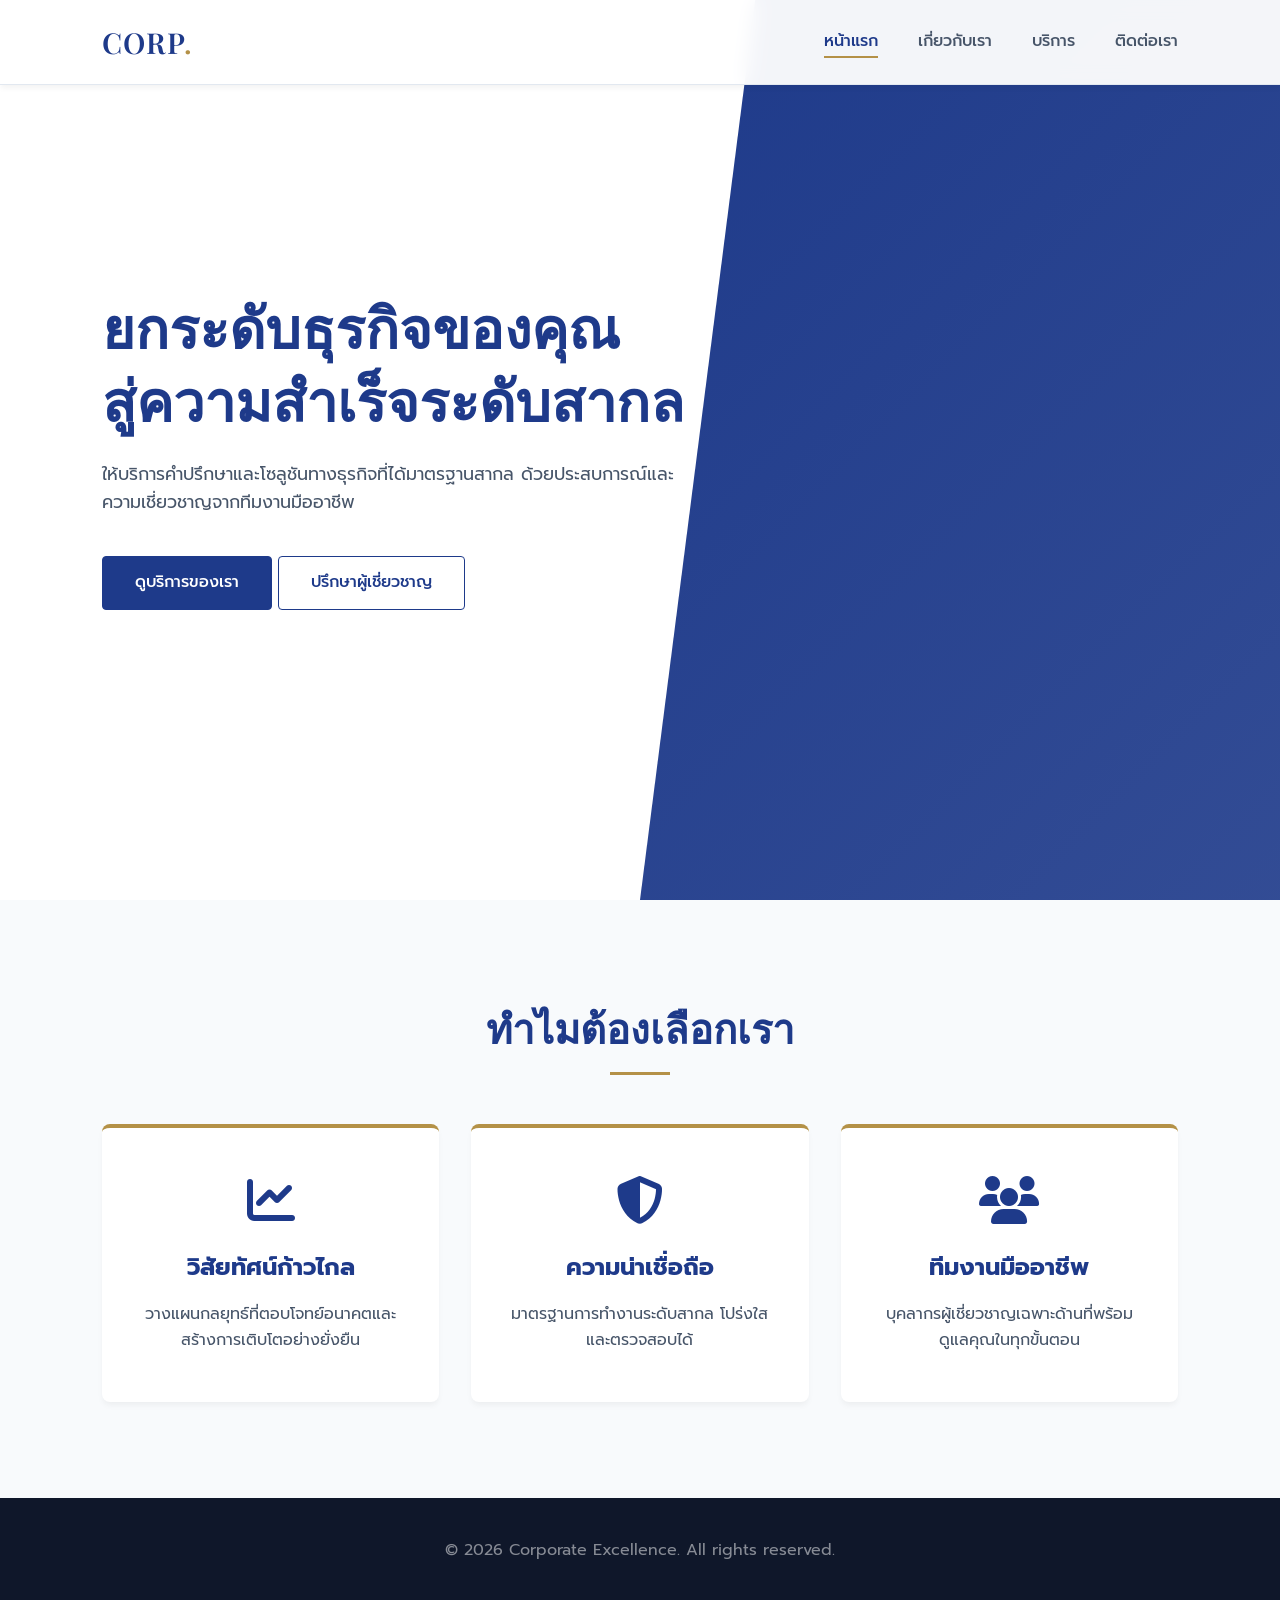
<file: index.html>
<!DOCTYPE html>
<html lang="th">
<head>
    <meta charset="UTF-8">
    <meta name="viewport" content="width=device-width, initial-scale=1.0">
    <title>หน้าแรก | Corporate Excellence</title>
    <link rel="stylesheet" href="style.css">
    <link href="https://fonts.googleapis.com/css2?family=Playfair+Display:wght@400;600&family=Prompt:wght@300;400;500;600&display=swap" rel="stylesheet">
    <link rel="stylesheet" href="https://cdnjs.cloudflare.com/ajax/libs/font-awesome/6.4.0/css/all.min.css">
</head>
<body>
    <nav class="navbar">
        <a href="index.html" class="logo">CORP<span>.</span></a>
        <ul class="nav-links">
            <li><a href="index.html" class="active">หน้าแรก</a></li>
            <li><a href="about.html">เกี่ยวกับเรา</a></li>
            <li><a href="services.html">บริการ</a></li>
            <li><a href="contact.html">ติดต่อเรา</a></li>
        </ul>
    </nav>

    <header class="hero">
        <div class="hero-content reveal">
            <h1 class="serif">ยกระดับธุรกิจของคุณ<br>สู่ความสำเร็จระดับสากล</h1>
            <p>ให้บริการคำปรึกษาและโซลูชันทางธุรกิจที่ได้มาตรฐานสากล ด้วยประสบการณ์และความเชี่ยวชาญจากทีมงานมืออาชีพ</p>
            <a href="services.html" class="btn btn-primary">ดูบริการของเรา</a>
            <a href="contact.html" class="btn btn-outline">ปรึกษาผู้เชี่ยวชาญ</a>
        </div>
        <div class="hero-bg"></div>
    </header>

    <section class="features">
        <h2 class="section-title reveal serif">ทำไมต้องเลือกเรา</h2>
        <div class="grid-3">
            <div class="card reveal" style="transition-delay: 0.1s">
                <i class="fas fa-chart-line card-icon"></i>
                <h3>วิสัยทัศน์ก้าวไกล</h3>
                <p>วางแผนกลยุทธ์ที่ตอบโจทย์อนาคตและสร้างการเติบโตอย่างยั่งยืน</p>
            </div>
            <div class="card reveal" style="transition-delay: 0.2s">
                <i class="fas fa-shield-alt card-icon"></i>
                <h3>ความน่าเชื่อถือ</h3>
                <p>มาตรฐานการทำงานระดับสากล โปร่งใส และตรวจสอบได้</p>
            </div>
            <div class="card reveal" style="transition-delay: 0.3s">
                <i class="fas fa-users card-icon"></i>
                <h3>ทีมงานมืออาชีพ</h3>
                <p>บุคลากรผู้เชี่ยวชาญเฉพาะด้านที่พร้อมดูแลคุณในทุกขั้นตอน</p>
            </div>
        </div>
    </section>

    <footer>
        <p>&copy; 2026 Corporate Excellence. All rights reserved.</p>
    </footer>

    <script src="script.js"></script>
</body>
</html>
</file>
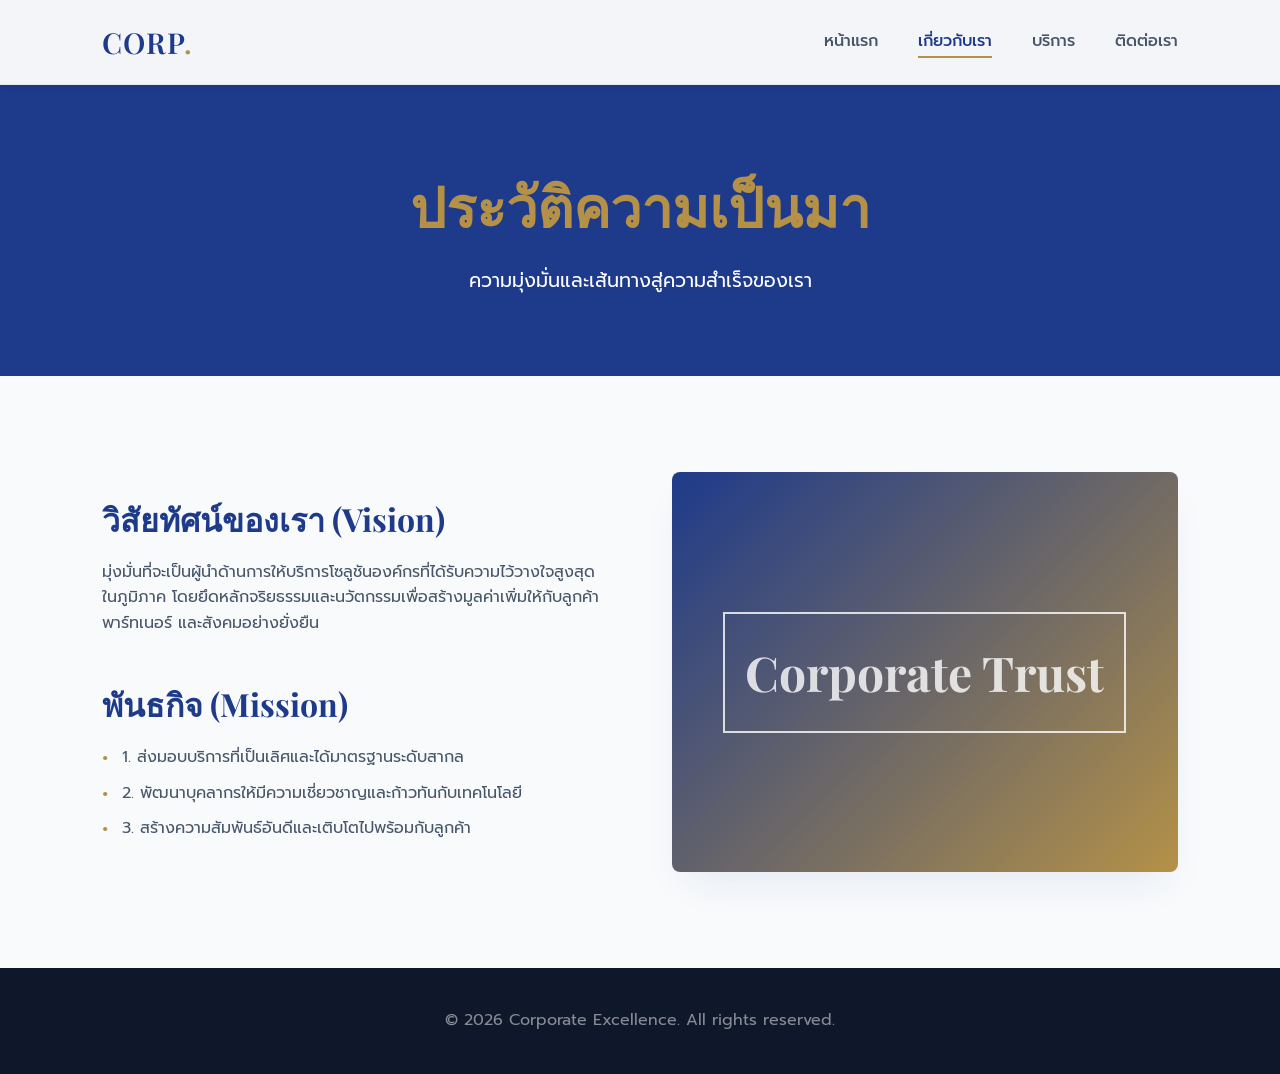
<file: about.html>
<!DOCTYPE html>
<html lang="th">
<head>
    <meta charset="UTF-8">
    <meta name="viewport" content="width=device-width, initial-scale=1.0">
    <title>เกี่ยวกับเรา | Corporate Excellence</title>
    <link rel="stylesheet" href="style.css">
    <link href="https://fonts.googleapis.com/css2?family=Playfair+Display:wght@400;600&family=Prompt:wght@300;400;500;600&display=swap" rel="stylesheet">
</head>
<body>
    <nav class="navbar">
        <a href="index.html" class="logo">CORP<span>.</span></a>
        <ul class="nav-links">
            <li><a href="index.html">หน้าแรก</a></li>
            <li><a href="about.html" class="active">เกี่ยวกับเรา</a></li>
            <li><a href="services.html">บริการ</a></li>
            <li><a href="contact.html">ติดต่อเรา</a></li>
        </ul>
    </nav>

    <header class="page-header">
        <h1 class="reveal serif">ประวัติความเป็นมา</h1>
        <p class="reveal">ความมุ่งมั่นและเส้นทางสู่ความสำเร็จของเรา</p>
    </header>

    <section class="content-section">
        <div class="split-layout">
            <div class="text-content reveal">
                <h2 class="serif">วิสัยทัศน์ของเรา (Vision)</h2>
                <p>มุ่งมั่นที่จะเป็นผู้นำด้านการให้บริการโซลูชันองค์กรที่ได้รับความไว้วางใจสูงสุดในภูมิภาค โดยยึดหลักจริยธรรมและนวัตกรรมเพื่อสร้างมูลค่าเพิ่มให้กับลูกค้า พาร์ทเนอร์ และสังคมอย่างยั่งยืน</p>
                <br>
                <h2 class="serif">พันธกิจ (Mission)</h2>
                <ul>
                    <li>1. ส่งมอบบริการที่เป็นเลิศและได้มาตรฐานระดับสากล</li>
                    <li>2. พัฒนาบุคลากรให้มีความเชี่ยวชาญและก้าวทันกับเทคโนโลยี</li>
                    <li>3. สร้างความสัมพันธ์อันดีและเติบโตไปพร้อมกับลูกค้า</li>
                </ul>
            </div>
            <div class="image-content reveal" style="transition-delay: 0.2s">
                <div class="img-placeholder">
                    <h2>Corporate Trust</h2>
                </div>
            </div>
        </div>
    </section>

    <footer>
        <p>&copy; 2026 Corporate Excellence. All rights reserved.</p>
    </footer>

    <script src="script.js"></script>
</body>
</html>
</file>
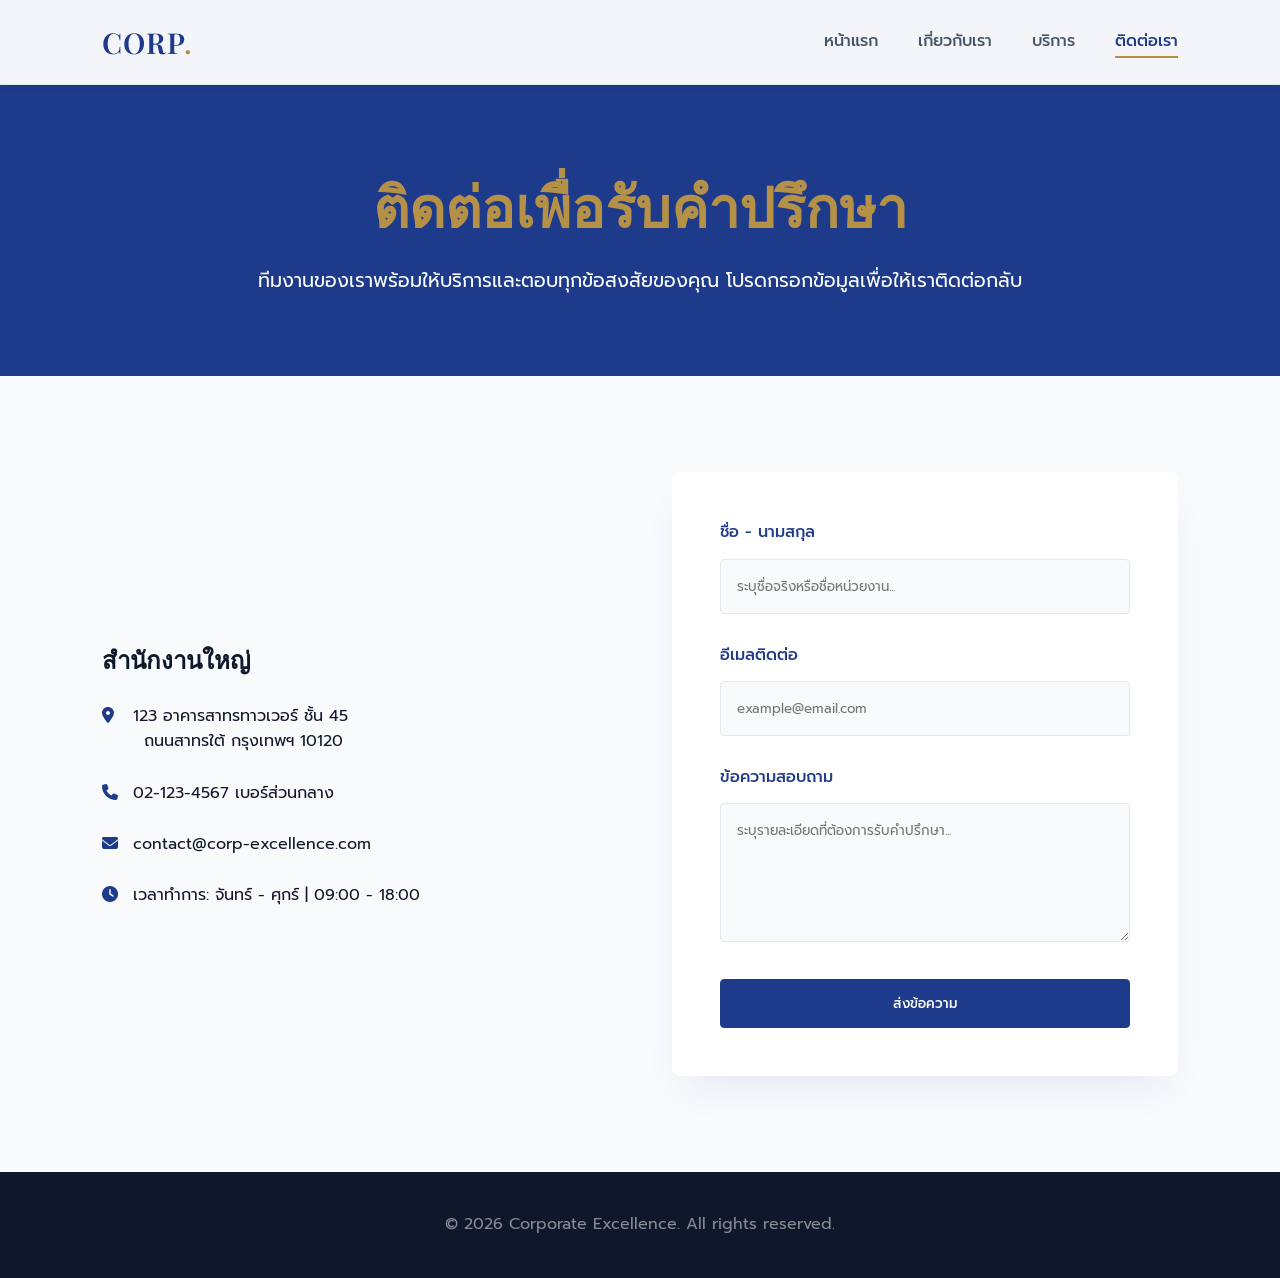
<file: contact.html>
<!DOCTYPE html>
<html lang="th">
<head>
    <meta charset="UTF-8">
    <meta name="viewport" content="width=device-width, initial-scale=1.0">
    <title>ติดต่อเรา | Corporate Excellence</title>
    <link rel="stylesheet" href="style.css">
    <link href="https://fonts.googleapis.com/css2?family=Playfair+Display:wght@400;600&family=Prompt:wght@300;400;500;600&display=swap" rel="stylesheet">
    <link rel="stylesheet" href="https://cdnjs.cloudflare.com/ajax/libs/font-awesome/6.4.0/css/all.min.css">
</head>
<body>
    <nav class="navbar">
        <a href="index.html" class="logo">CORP<span>.</span></a>
        <ul class="nav-links">
            <li><a href="index.html">หน้าแรก</a></li>
            <li><a href="about.html">เกี่ยวกับเรา</a></li>
            <li><a href="services.html">บริการ</a></li>
            <li><a href="contact.html" class="active">ติดต่อเรา</a></li>
        </ul>
    </nav>

    <header class="page-header">
        <h1 class="reveal serif">ติดต่อเพื่อรับคำปรึกษา</h1>
        <p class="reveal">ทีมงานของเราพร้อมให้บริการและตอบทุกข้อสงสัยของคุณ โปรดกรอกข้อมูลเพื่อให้เราติดต่อกลับ</p>
    </header>

    <section class="contact-section">
        <div class="split-layout">
            <div class="contact-info reveal">
                <h2 class="serif">สำนักงานใหญ่</h2>
                <br>
                <p><i class="fas fa-map-marker-alt" style="color: var(--accent); width: 25px;"></i> 123 อาคารสาทรทาวเวอร์ ชั้น 45 <br> &nbsp;&nbsp;&nbsp;&nbsp;&nbsp;&nbsp;&nbsp;ถนนสาทรใต้ กรุงเทพฯ 10120</p>
                <br>
                <p><i class="fas fa-phone" style="color: var(--accent); width: 25px;"></i> 02-123-4567 เบอร์ส่วนกลาง</p>
                <br>
                <p><i class="fas fa-envelope" style="color: var(--accent); width: 25px;"></i> contact@corp-excellence.com</p>
                <br>
                <p><i class="fas fa-clock" style="color: var(--accent); width: 25px;"></i> เวลาทำการ: จันทร์ - ศุกร์ | 09:00 - 18:00</p>
            </div>
            <form class="contact-form reveal" style="transition-delay: 0.2s" onsubmit="event.preventDefault(); alert('ส่งข้อความสำเร็จ ขอบคุณที่ติดต่อเรา ทีมงานจะรีบตอบกลับครับ');">
                <div class="form-group">
                    <label>ชื่อ - นามสกุล</label>
                    <input type="text" placeholder="ระบุชื่อจริงหรือชื่อหน่วยงาน..." required>
                </div>
                <div class="form-group">
                    <label>อีเมลติดต่อ</label>
                    <input type="email" placeholder="example@email.com" required>
                </div>
                <div class="form-group">
                    <label>ข้อความสอบถาม</label>
                    <textarea rows="5" placeholder="ระบุรายละเอียดที่ต้องการรับคำปรึกษา..." required></textarea>
                </div>
                <button type="submit" class="btn btn-primary w-100">ส่งข้อความ</button>
            </form>
        </div>
    </section>

    <footer>
        <p>&copy; 2026 Corporate Excellence. All rights reserved.</p>
    </footer>

    <script src="script.js"></script>
</body>
</html>
</file>
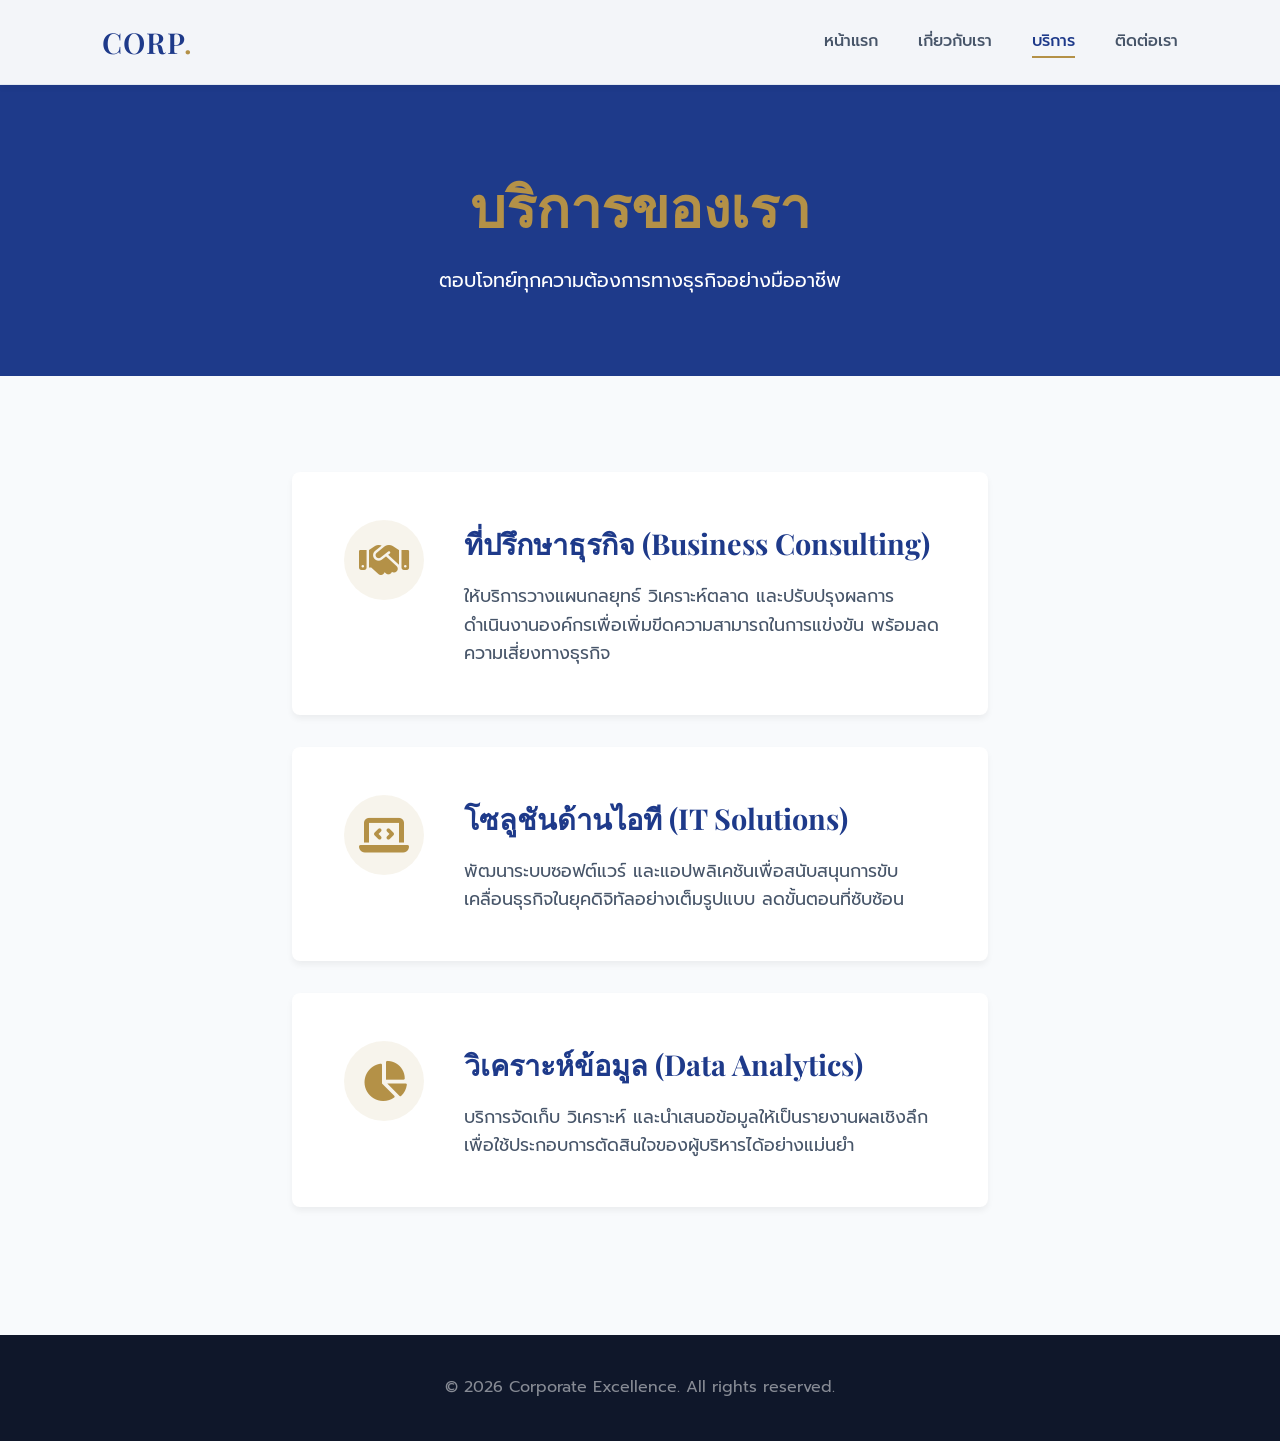
<file: services.html>
<!DOCTYPE html>
<html lang="th">
<head>
    <meta charset="UTF-8">
    <meta name="viewport" content="width=device-width, initial-scale=1.0">
    <title>บริการ | Corporate Excellence</title>
    <link rel="stylesheet" href="style.css">
    <link href="https://fonts.googleapis.com/css2?family=Playfair+Display:wght@400;600&family=Prompt:wght@300;400;500;600&display=swap" rel="stylesheet">
    <link rel="stylesheet" href="https://cdnjs.cloudflare.com/ajax/libs/font-awesome/6.4.0/css/all.min.css">
</head>
<body>
    <nav class="navbar">
        <a href="index.html" class="logo">CORP<span>.</span></a>
        <ul class="nav-links">
            <li><a href="index.html">หน้าแรก</a></li>
            <li><a href="about.html">เกี่ยวกับเรา</a></li>
            <li><a href="services.html" class="active">บริการ</a></li>
            <li><a href="contact.html">ติดต่อเรา</a></li>
        </ul>
    </nav>

    <header class="page-header">
        <h1 class="reveal serif">บริการของเรา</h1>
        <p class="reveal">ตอบโจทย์ทุกความต้องการทางธุรกิจอย่างมืออาชีพ</p>
    </header>

    <section class="services-list">
        <div class="service-item reveal">
            <div class="service-icon"><i class="fas fa-handshake"></i></div>
            <div class="service-text">
                <h3 class="serif">ที่ปรึกษาธุรกิจ (Business Consulting)</h3>
                <p>ให้บริการวางแผนกลยุทธ์ วิเคราะห์ตลาด และปรับปรุงผลการดำเนินงานองค์กรเพื่อเพิ่มขีดความสามารถในการแข่งขัน พร้อมลดความเสี่ยงทางธุรกิจ</p>
            </div>
        </div>
        <div class="service-item reveal" style="transition-delay: 0.1s">
            <div class="service-icon"><i class="fas fa-laptop-code"></i></div>
            <div class="service-text">
                <h3 class="serif">โซลูชันด้านไอที (IT Solutions)</h3>
                <p>พัฒนาระบบซอฟต์แวร์ และแอปพลิเคชันเพื่อสนับสนุนการขับเคลื่อนธุรกิจในยุคดิจิทัลอย่างเต็มรูปแบบ ลดขั้นตอนที่ซับซ้อน</p>
            </div>
        </div>
        <div class="service-item reveal" style="transition-delay: 0.2s">
            <div class="service-icon"><i class="fas fa-chart-pie"></i></div>
            <div class="service-text">
                <h3 class="serif">วิเคราะห์ข้อมูล (Data Analytics)</h3>
                <p>บริการจัดเก็บ วิเคราะห์ และนำเสนอข้อมูลให้เป็นรายงานผลเชิงลึก เพื่อใช้ประกอบการตัดสินใจของผู้บริหารได้อย่างแม่นยำ</p>
            </div>
        </div>
    </section>

    <footer>
        <p>&copy; 2026 Corporate Excellence. All rights reserved.</p>
    </footer>

    <script src="script.js"></script>
</body>
</html>
</file>
<file: style.css>
:root {
    --bg-primary: #f8fafc;
    --bg-secondary: #ffffff;
    --text-main: #0f172a;
    --text-muted: #475569;
    --accent: #1e3a8a; /* Deep formal blue */
    --accent-gold: #b49147; /* Elegant gold */
    --border: #e2e8f0;
    --shadow: 0 20px 40px -15px rgba(30, 58, 138, 0.1);
}

* {
    margin: 0; padding: 0; box-sizing: border-box;
}

body {
    font-family: 'Prompt', sans-serif;
    background-color: var(--bg-primary);
    color: var(--text-main);
    line-height: 1.6;
    overflow-x: hidden;
    opacity: 0; /* Important for fade-in effect */
    transition: opacity 0.8s ease;
}

body.loaded {
    opacity: 1;
}

.serif {
    font-family: 'Playfair Display', serif;
}

/* Navbar */
.navbar {
    position: fixed;
    top: 0; width: 100%;
    background: rgba(255, 255, 255, 0.95);
    backdrop-filter: blur(10px);
    border-bottom: 1px solid var(--border);
    z-index: 1000;
    padding: 1.2rem 8%;
    display: flex; justify-content: space-between; align-items: center;
    box-shadow: 0 4px 6px -1px rgba(0, 0, 0, 0.05);
    transition: all 0.3s ease;
}

.logo {
    font-size: 1.8rem; font-weight: 600; color: var(--accent);
    text-decoration: none; font-family: 'Playfair Display', serif;
    letter-spacing: 1px;
}
.logo span { color: var(--accent-gold); }

.nav-links { display: flex; gap: 2.5rem; list-style: none; }
.nav-links a {
    text-decoration: none; color: var(--text-muted); font-weight: 500;
    position: relative; padding-bottom: 5px; transition: 0.3s;
}
.nav-links a::after {
    content: ''; position: absolute; width: 0; height: 2px;
    bottom: 0; left: 0; background-color: var(--accent-gold); transition: 0.3s;
}
.nav-links a:hover, .nav-links a.active { color: var(--accent); }
.nav-links a:hover::after, .nav-links a.active::after { width: 100%; }

/* Buttons */
.btn {
    padding: 0.8rem 2rem; border-radius: 4px; text-decoration: none;
    font-weight: 500; display: inline-block; transition: all 0.3s ease;
    cursor: pointer; font-family: 'Prompt', sans-serif;
    border: none;
}
.btn-primary { background: var(--accent); color: white; border: 1px solid var(--accent); }
.btn-primary:hover { background: var(--accent-gold); border-color: var(--accent-gold); transform: translateY(-3px); box-shadow: var(--shadow); }
.btn-outline { background: transparent; color: var(--accent); border: 1px solid var(--accent); }
.btn-outline:hover { background: var(--accent); color: white; transform: translateY(-3px); }
.w-100 { width: 100%; text-align: center; }

/* Hero Section */
.hero {
    height: 100vh;
    display: flex; align-items: center; padding: 0 8%;
    position: relative; background: var(--bg-secondary); overflow: hidden;
}
.hero-bg {
    position: absolute; right: -10%; top: 0; width: 60%; height: 100%;
    background: linear-gradient(135deg, var(--accent) 0%, rgba(30,58,138,0.9) 100%);
    clip-path: polygon(15% 0, 100% 0, 100% 100%, 0% 100%);
    z-index: 1;
}
.hero-content {
    max-width: 600px; z-index: 2; position: relative;
}
.hero-content h1 {
    font-size: 3.5rem; line-height: 1.3; color: var(--accent); margin-bottom: 1.5rem;
}
.hero-content p {
    font-size: 1.1rem; color: var(--text-muted); margin-bottom: 2.5rem;
}

/* Page Headers (For subpages) */
.page-header {
    background: var(--accent); padding: 10rem 8% 5rem;
    color: white; text-align: center;
    background-image: linear-gradient(135deg, rgba(30,58,138,0.95), rgba(30,58,138,0.85)), url('https://images.unsplash.com/photo-1486406146926-c627a92ad1ab?q=80&w=2670&auto=format&fit=crop');
    background-size: cover; background-position: center; background-attachment: fixed;
}
.page-header h1 { font-size: 3.5rem; color: var(--accent-gold); margin-bottom: 1rem; }
.page-header p { font-size: 1.2rem; opacity: 0.9; }

/* General Sections */
section { padding: 6rem 8%; }
.section-title { text-align: center; font-size: 2.5rem; margin-bottom: 4rem; color: var(--accent); position: relative;}
.section-title::after {
    content: ''; position: absolute; bottom: -15px; left: 50%; transform: translateX(-50%);
    width: 60px; height: 3px; background: var(--accent-gold);
}

.grid-3 { display: grid; grid-template-columns: repeat(auto-fit, minmax(300px, 1fr)); gap: 2rem; }

/* Grid Cards */
.card {
    background: var(--bg-secondary); padding: 3rem 2rem; border-radius: 8px;
    box-shadow: 0 4px 6px -1px rgba(0,0,0,0.05); text-align: center;
    border-top: 4px solid var(--accent-gold); transition: all 0.4s ease;
    cursor: default;
}
.card:hover { transform: translateY(-10px); box-shadow: var(--shadow); }
.card-icon { font-size: 3rem; color: var(--accent); margin-bottom: 1.5rem; }
.card h3 { margin-bottom: 1rem; color: var(--accent); font-size: 1.5rem;}
.card p { color: var(--text-muted); }

/* Layouts */
.split-layout {
    display: grid; grid-template-columns: 1fr 1fr; gap: 4rem; align-items: center;
}
.text-content h2 { color: var(--accent); margin-bottom: 1rem; font-size: 2rem;}
.text-content p { margin-bottom: 1rem; color: var(--text-muted); }
.text-content ul { list-style: none; padding-left: 0; }
.text-content ul li { margin-bottom: 10px; color: var(--text-muted); padding-left: 20px; position: relative;}
.text-content ul li::before {
    content: "•"; color: var(--accent-gold); font-size: 1.5em; position: absolute; left: 0; line-height: 1;
}
.img-placeholder {
    width: 100%; height: 400px;
    background: linear-gradient(135deg, var(--accent), var(--accent-gold));
    border-radius: 8px; display: flex; align-items: center; justify-content: center;
    color: white; font-family: 'Playfair Display', serif;
    box-shadow: var(--shadow); position: relative; overflow: hidden;
}
.img-placeholder::after {
    content: ""; position: absolute; top:0; left:-100%; width: 50%; height: 100%;
    background: linear-gradient(to right, rgba(255,255,255,0) 0%, rgba(255,255,255,0.3) 50%, rgba(255,255,255,0) 100%);
    transform: skewX(-25deg); animation: shine 6s infinite;
}
@keyframes shine { 0% { left: -100%; } 20% { left: 200%; } 100% { left: 200%; } }

.img-placeholder h2 { opacity: 0.8; font-size: 3rem; margin: 0; border: 2px solid white; padding: 20px;}

/* Services List Detail Page */
.services-list { max-width: 900px; margin: 0 auto; }
.service-item {
    display: flex; gap: 2.5rem; padding: 3rem; background: var(--bg-secondary);
    border-radius: 8px; margin-bottom: 2rem; box-shadow: 0 4px 6px rgba(0,0,0,0.05);
    border-left: 4px solid transparent; transition: all 0.4s ease;
}
.service-item:hover {
    border-left-color: var(--accent-gold); transform: translateX(10px);
    box-shadow: var(--shadow);
}
.service-icon {
    font-size: 2.5rem; color: var(--accent-gold); min-width: 80px; height: 80px;
    display: flex; align-items: center; justify-content: center;
    background: rgba(180, 145, 71, 0.1); border-radius: 50%;
}
.service-text h3 { color: var(--accent); margin-bottom: 1rem; font-size: 1.8rem; }
.service-text p { color: var(--text-muted); font-size: 1.1rem; }

/* Forms */
.contact-form {
    background: var(--bg-secondary); padding: 3rem;
    border-radius: 8px; box-shadow: var(--shadow);
}
.form-group { margin-bottom: 1.8rem; text-align: left; }
.form-group label { display: block; margin-bottom: 0.8rem; font-weight: 500; color: var(--accent); }
.form-group input, .form-group textarea {
    width: 100%; padding: 1rem; border: 1px solid var(--border);
    border-radius: 4px; font-family: inherit; transition: 0.3s; background: var(--bg-primary);
}
.form-group input:focus, .form-group textarea:focus {
    outline: none; border-color: var(--accent-gold); box-shadow: 0 0 0 3px rgba(180, 145, 71, 0.2); background: white;
}

/* Footer */
footer {
    text-align: center; padding: 2.5rem; background: var(--text-main); color: rgba(255,255,255,0.5); margin-top: auto;
}

/* Interactivity Classes & Animations */
.reveal { opacity: 0; transform: translateY(50px); transition: all 0.8s cubic-bezier(0.5, 0, 0, 1); }
.reveal.active { opacity: 1; transform: translateY(0); }

/* Responsive adjustments */
@media (max-width: 900px) {
    .nav-links { display: none; }
    .hero { text-align: center; justify-content: center; }
    .hero-bg { display: none; }
    .hero-content h1 { font-size: 2.8rem; }
    .split-layout { grid-template-columns: 1fr; }
    .service-item { flex-direction: column; text-align: left; }
    .page-header { padding: 8rem 5% 4rem;}
}
</file>
